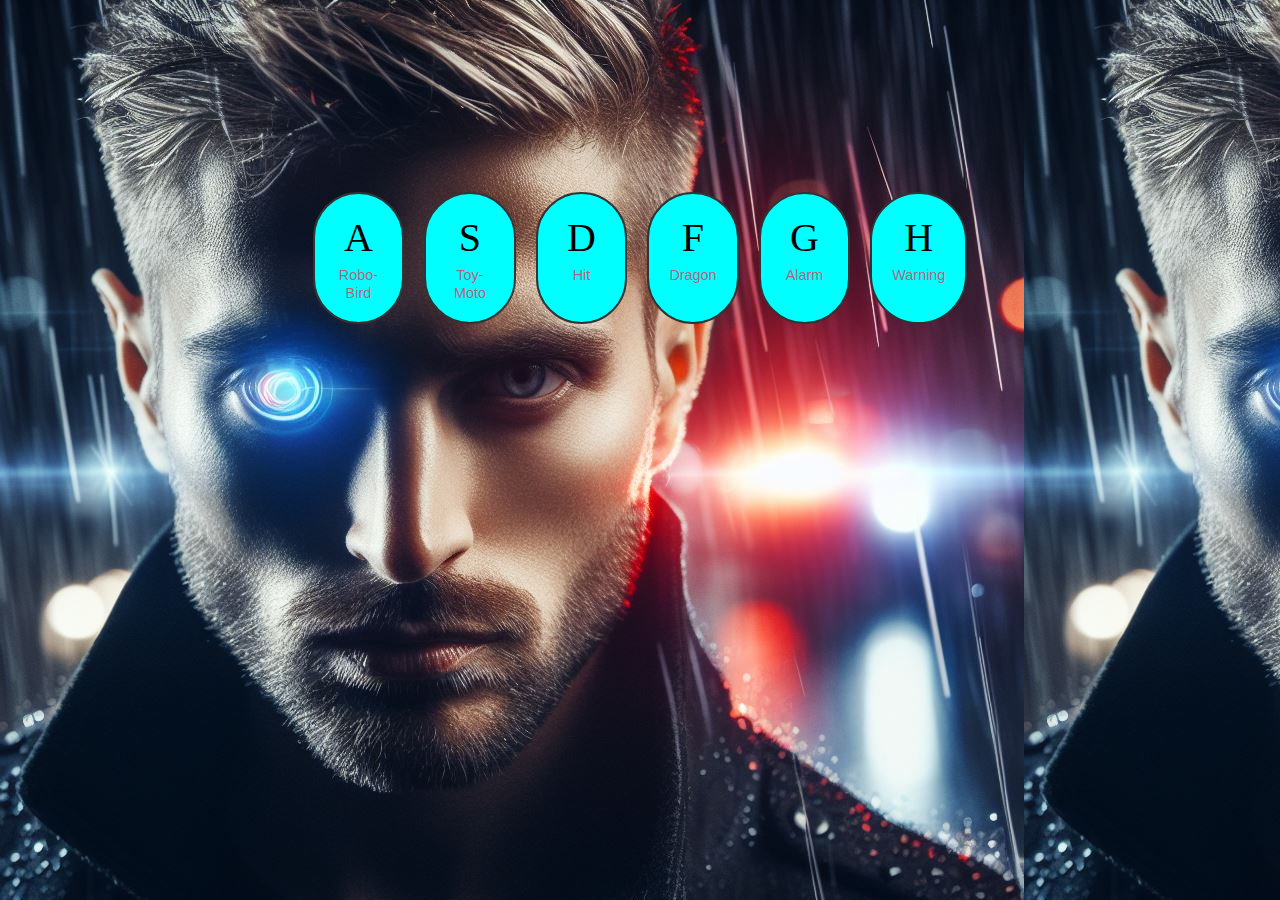
<file: Drum-Kit/index.html>
<!DOCTYPE html>
<html lang="en">
<head>
    <meta charset="UTF-8">
    <meta name="viewport" content="width=device-width, initial-scale=1.0">
    <title>Document</title>
    <link rel="stylesheet" href="style.css">
    <script src="response.js" async></script>
</head>
<body>
    <div class="drum-kit">
        <div data-key="65" class="key">
          <kbd>A</kbd>
          <span class="sound">Robo-Bird</span>
        </div>
        <div data-key="83" class="key">
          <kbd>S</kbd>
          <span class="sound">Toy-Moto</span>
        </div>
        <div data-key="68" class="key">
            <kbd>D</kbd>
            <span class="sound">Hit</span>
          </div>
          <div data-key="70" class="key">
            <kbd>F</kbd>
            <span class="sound">Dragon</span>
          </div>
          <div data-key="71" class="key">
            <kbd>G</kbd>
            <span class="sound">Alarm</span>
          </div>
          <div data-key="72" class="key">
            <kbd>H</kbd>
            <span class="sound">Warning</span>
          </div>
      </div>

      
      <audio data-key="65" src="sounds/3d-printer-85253.mp3"></audio>
      <audio data-key="83" src="sounds/3dprinter-86035.mp3"></audio>
      <audio data-key="68" src="sounds/8-bit-fireball-81148.mp3"></audio>
      <audio data-key="70" src="sounds/dragon-monstruo-criatura-gritando-rugido-14263.mp3"></audio>
      <audio data-key="71" src="sounds/error-in-the-file-system-149908.mp3"></audio>
      <audio data-key="72" src="sounds/the-lsd-kicks-in-99840.mp3"></audio>
</body>
</html>
</file>
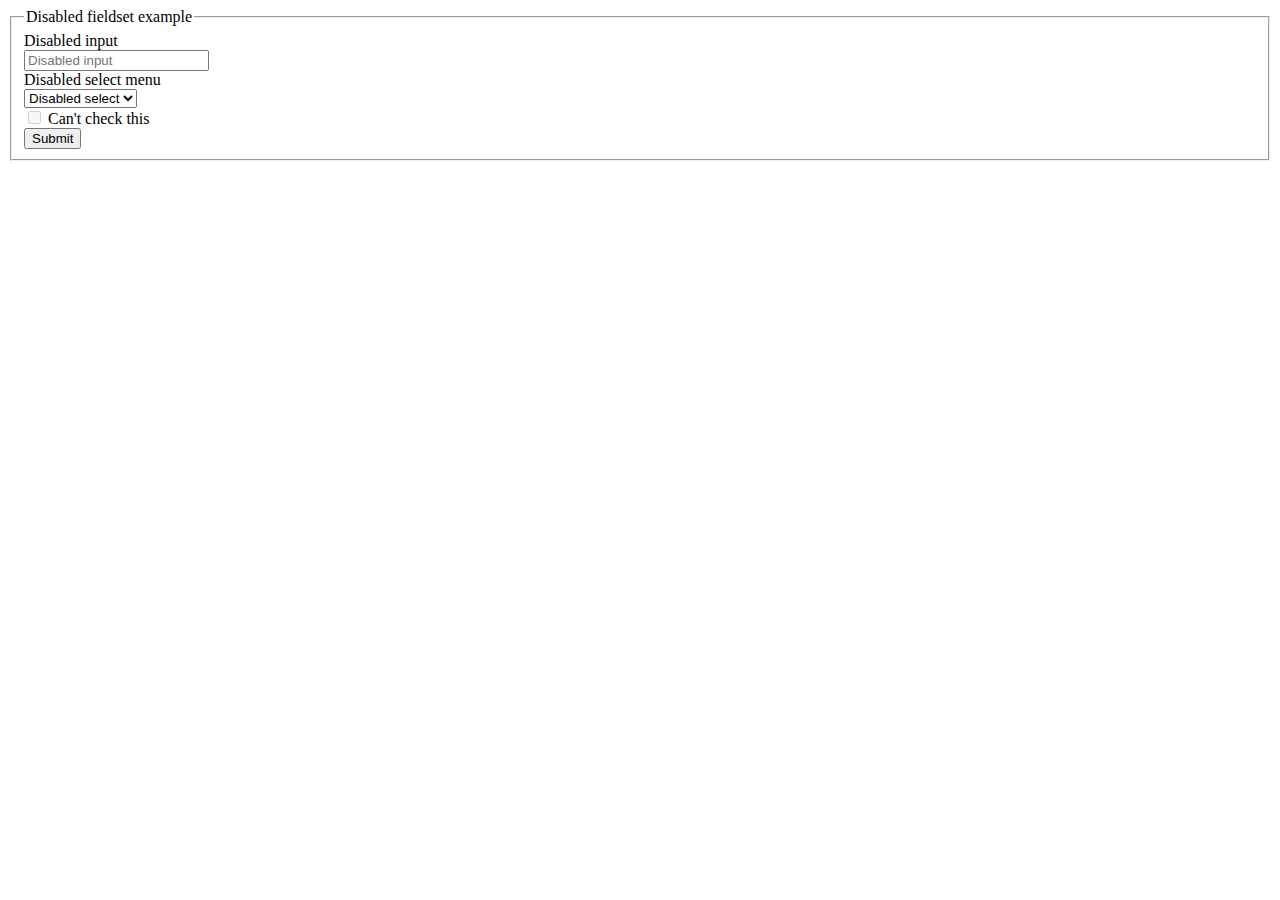
<file: MovingClock/deneme/index.html>
<!DOCTYPE html>
<html lang="en">

<head>
    <meta charset="UTF-8">
    <meta name="viewport" content="width=device-width, initial-scale=1.0">
    <link href="https://cdn.jsdelivr.net/npm/bootstrap@5.3.2/dist/css/bootstrap.min.css" rel="stylesheet"
        integrity="sha384-T3c6CoIi6uLrA9TneNEoa7RxnatzjcDSCmG1MXxSR1GAsXEV/Dwwykc2MPK8M2HN" crossorigin="anonymous">
    <title>Document</title>

    <style>
        .dropup{
            margin-top: 20%;
            background-color: aqua;
        }
        .btn-success{
            background-color: brown;
        }
    </style>
</head>

<body>

   
    <form>
        <fieldset >
          <legend>Disabled fieldset example</legend>
          <div class="row text-center">
            <div class="col-3"><label for="disabledTextInput " class="form-label" >Disabled input</label></div>
            <div class="col-6"><input type="text" id="disabledTextInput" class="form-control" placeholder="Disabled input" ></div>
          </div>
          <div class="mb-3">
            <div class="col-4"><label for="disabledSelect" class="form-label">Disabled select menu</label></div>
            <div class="col-7"><select id="disabledSelect" class="form-select">
                <option>Disabled select</option>
              </select></div>
          </div>
          <div class="mb-3">
            <div class="form-check">
              <input class="form-check-input" type="checkbox" id="disabledFieldsetCheck" disabled>
              <label class="form-check-label" for="disabledFieldsetCheck">
                Can't check this
              </label>
            </div>
          </div>
          <button type="submit" class="btn btn-primary">Submit</button>
        </fieldset>
      </form>

    <script src="https://cdn.jsdelivr.net/npm/bootstrap@5.3.2/dist/js/bootstrap.bundle.min.js"
        integrity="sha384-C6RzsynM9kWDrMNeT87bh95OGNyZPhcTNXj1NW7RuBCsyN/o0jlpcV8Qyq46cDfL"
        crossorigin="anonymous"></script>
</body>
</body>

</html>
</file>
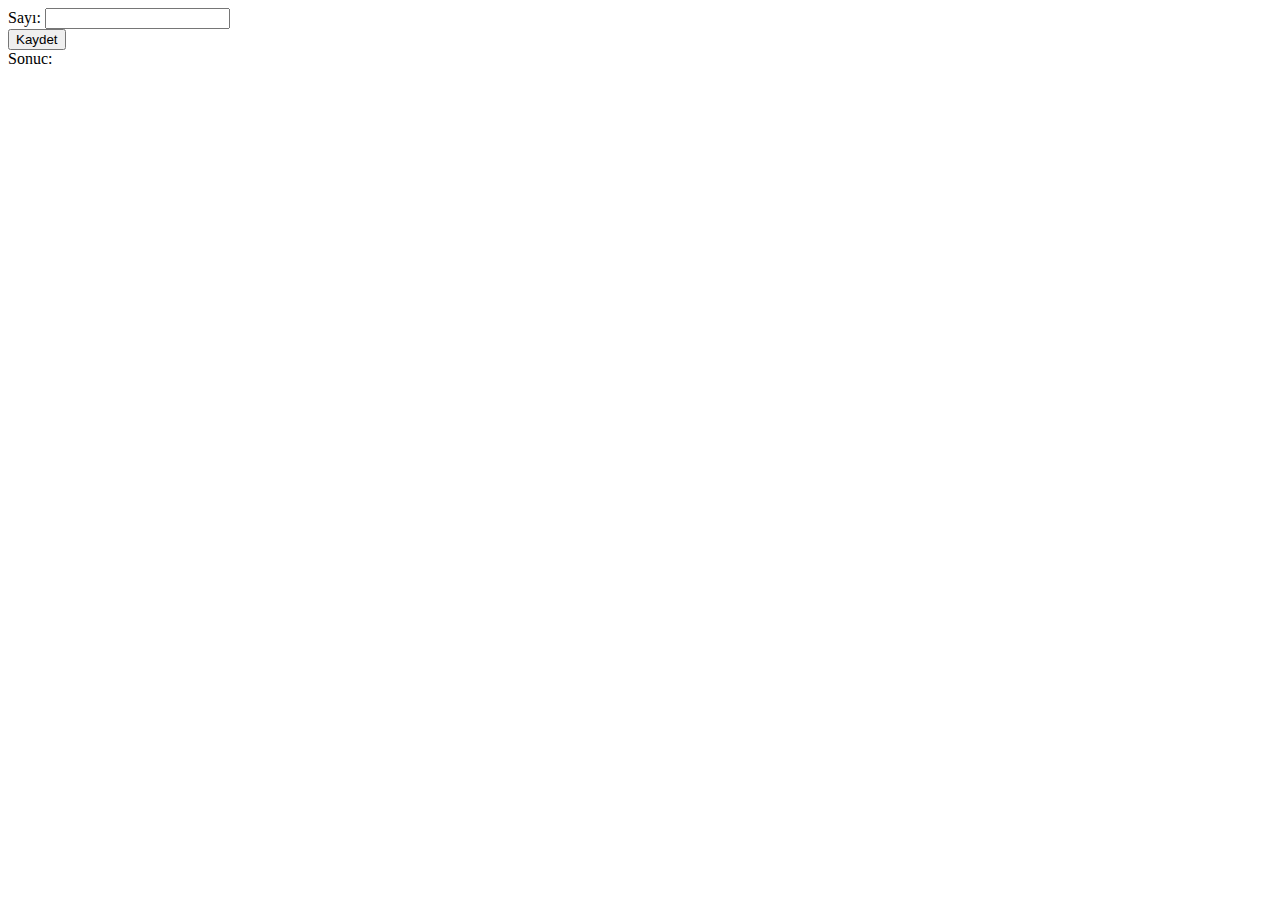
<file: Exception-Handling/exception.html>
<!DOCTYPE html>
<html lang="en">
<head>
    <meta charset="UTF-8">
    <meta name="viewport" content="width=device-width, initial-scale=1.0">
    <title>Document</title>
</head>
<body>
    Sayı: <input type="text"  id="number"><br>
    <input type="button" id="submit" value="Kaydet" onclick="check()"><br>
    Sonuc: <p id="isError"></p>
    <script>
        function check()
        {
            var x=document.getElementById("number").value;

        try{
            if(x=="") throw "Lütfen bir değer giriniz";
            else if(x<=0) throw "Lütfen geçerli bir sayı giriniz";

        }catch(error)
        {
            document.getElementById("isError").innerHTML="Hata "+error;
        }
        }
    </script>
</body>
</html>
</file>
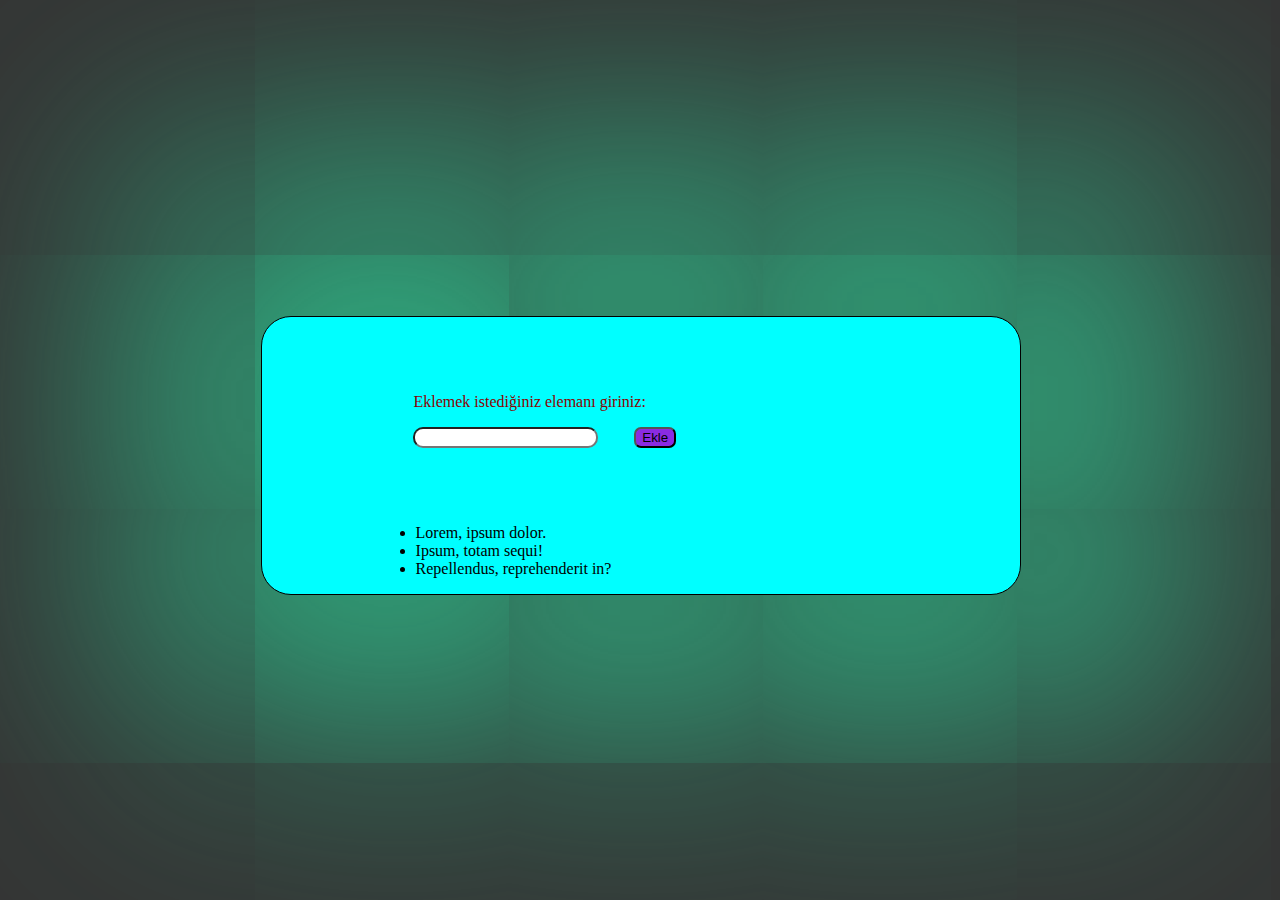
<file: JavaScript-DOM-Example/dom.html>
<!DOCTYPE html>
<html lang="en">
<head>
    <meta charset="UTF-8">
    <meta name="viewport" content="width=device-width, initial-scale=1.0">
    <title>Document</title>
    <script src="dom.js" async></script>
    <link rel="stylesheet" href="style.css">
</head>
<body>
    <div class="conteiner">
        <div class="add">
            <p class="text">Eklemek istediğiniz elemanı giriniz:</p>
            <input type="text" id="our-value">
            <input type="button" value="Ekle" id="submit">
        </div>
        <div class="list">
            <ul id="ul-list">
                <li>Lorem, ipsum dolor.</li>
                <li>Ipsum, totam sequi!</li>
                <li>Repellendus, reprehenderit in?</li>
            </ul>
        </div>
    </div>
</body>
</html>
</file>
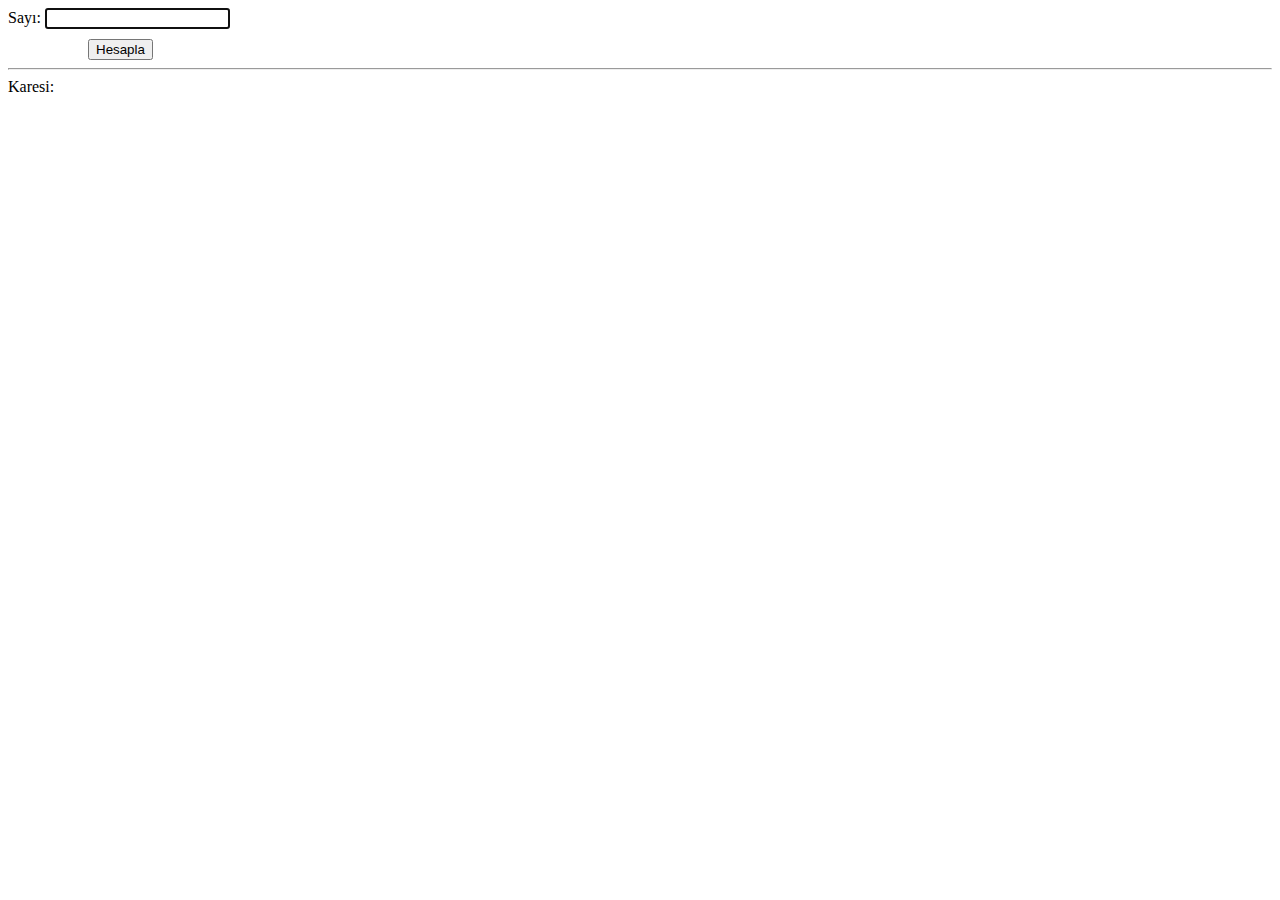
<file: JS-Fom-Actions/example.html>
<!DOCTYPE html>
<html lang="en">
<head>
    <meta charset="UTF-8">
    <meta name="viewport" content="width=device-width, initial-scale=1.0">
    <title>Document</title>
</head>
<body onload="look_at_this()">
    <form >
       Sayı: <input type="text" id="number_1"><br>
       <input type="button" name="" id="calculate" value="Hesapla" style="margin-top: 10px; margin-left: 80px;" onclick="sqrt()"><hr>
       Karesi: <span id="result"></span>

       <script>
        function look_at_this()
        {
            document.getElementById("number_1").focus();
        }
          function sqrt()
          {
            var x=document.getElementById("number_1").value;
            if(x=="")
            {
                alert("Lütfen sayı giriniz");
                document.getElementById("number_1").style.backgroundColor="red";
            }
            else
            {
                if(x<=0)
                {
                    alert("Lütfen geçerli bir sayı giriniz");
                    document.getElementById("number_1").style.color="blue";
                    document.getElementById("number_1").style.boxShadow="3px 3px 3px 3px";
                }
                else
                {
                    document.getElementById("result").innerHTML=x*x;
                }
            }
            
          }
       </script>
    </form>
</body>
</html>
</file>
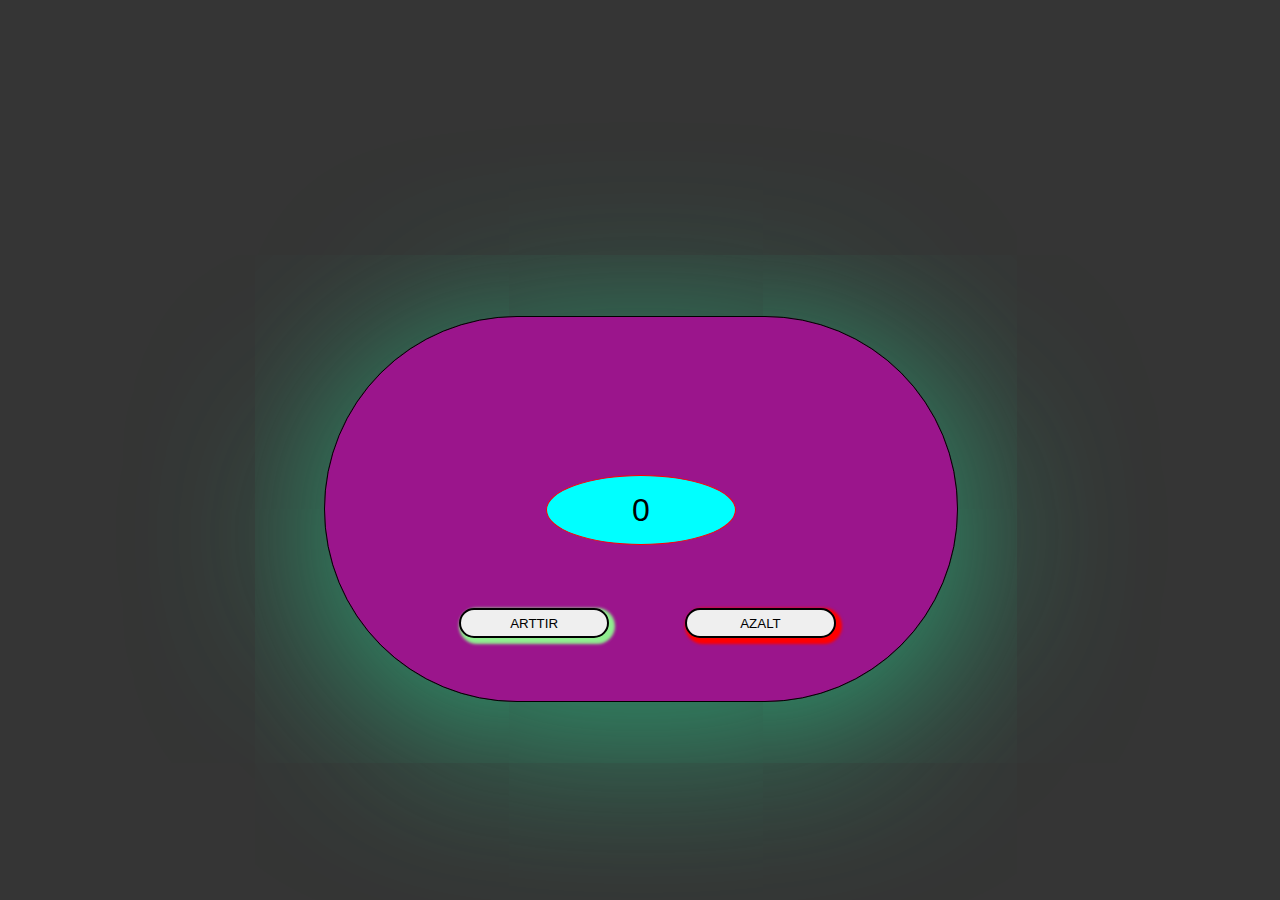
<file: LocalStorge-Example/example.html>
<!DOCTYPE html>
<html lang="tr">
<head>
    <meta charset="UTF-8">
    <meta name="viewport" content="width=device-width, initial-scale=1.0">
    <title>Document</title>
    <link rel="stylesheet" href="example.css">
</head>
<body>
    <div class="conteiner">
            <span id="our-value" style="box-sizing: border-box;"></span>
        <div class="buttons">
            <input type="button" class="button" id="increase" value="ARTTIR" style=" box-shadow: 3px 3px 3px 3px lightgreen;">
            <input type="button" class="button" id="decrease" value="AZALT" style="box-shadow: 3px 3px 3px 3px red ;">
        </div>

    </div>
    <script src="example.js"></script>
    
</body>
</html>
</file>
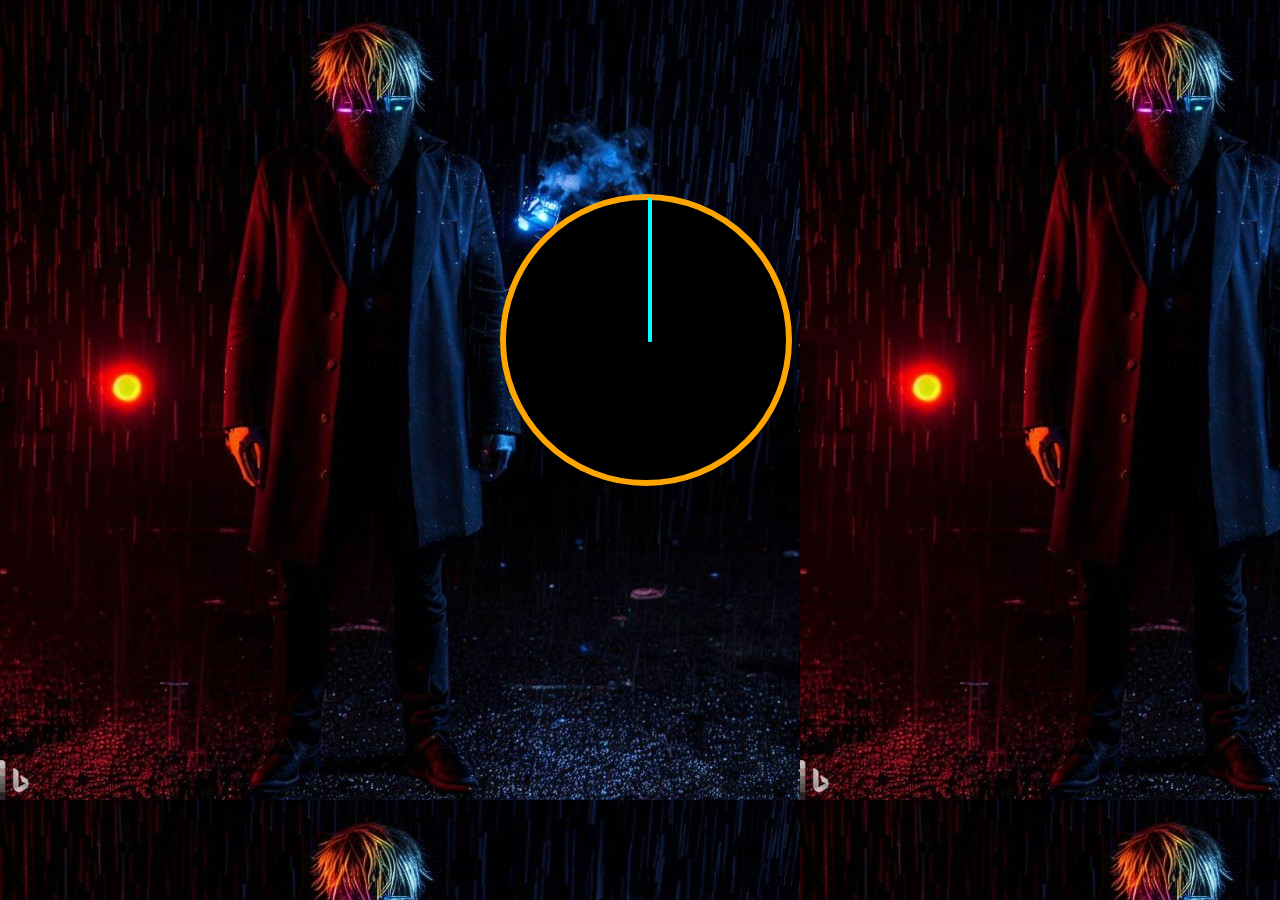
<file: MovingClock/clock.html>
<!DOCTYPE html>
<html lang="en">
<head>
    <meta charset="UTF-8">
    <meta name="viewport" content="width=device-width, initial-scale=1.0">
    <title>Document</title>
    <link rel="stylesheet" href="clock.css">
    <script src="clock.js" async></script>
</head>
<body>
    <div class="clock">
        <div class="clock-face">
            <div class="hand hour-hand"></div>
            <div class="hand min-hand"></div>
            <div class="hand second-hand"></div>
        </div>
    </div>
</body>
</html>
</file>
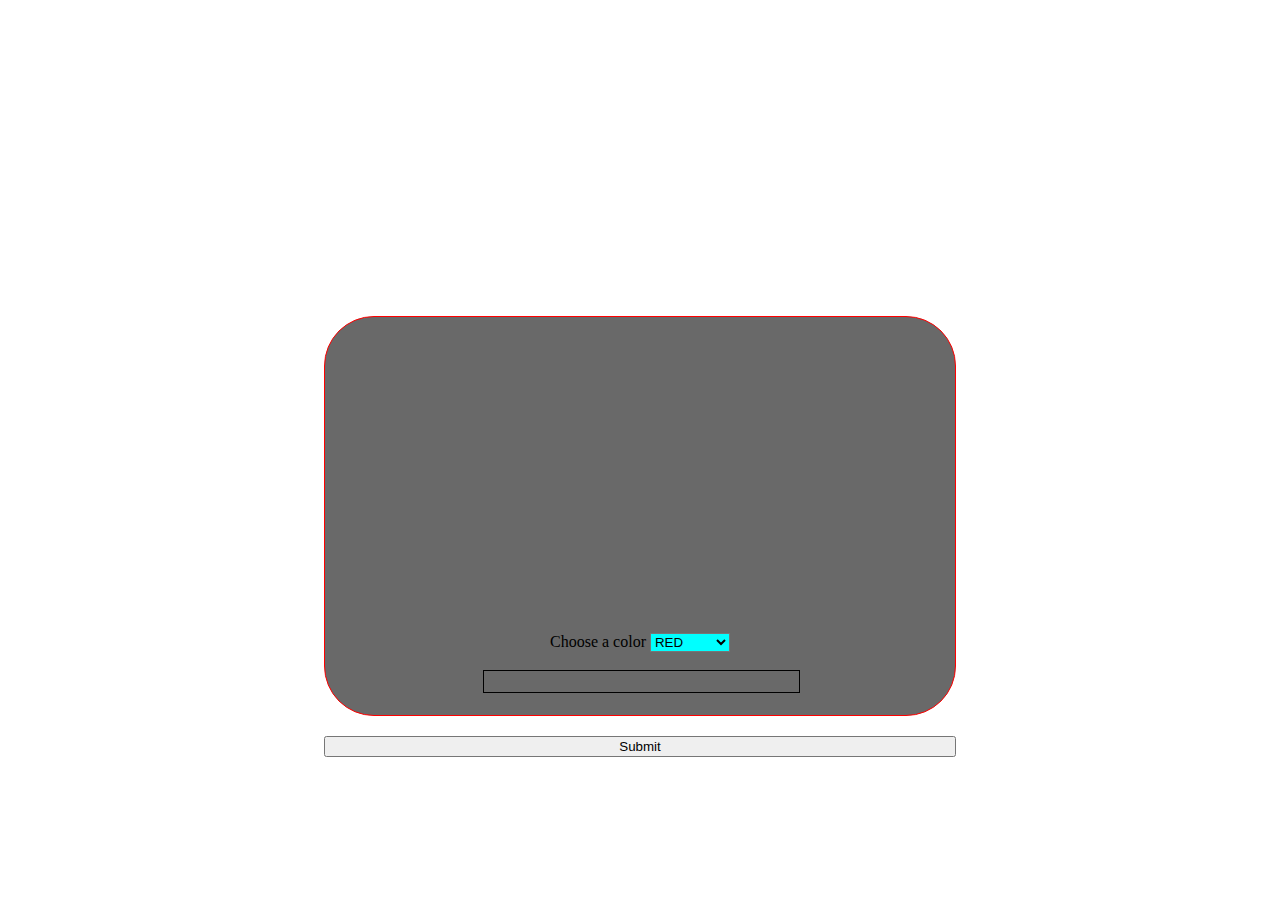
<file: Select-Color/select.html>
<!DOCTYPE html>
<html lang="tr">
<head>
    <meta charset="UTF-8">
    <meta name="viewport" content="width=device-width, initial-scale=1.0">
    <script src="select.js" async></script>
    <link rel="stylesheet" href="style.css">
    <title>Document</title>
</head>
<body>
    <form action="#" id="selectColor">
        <label for="colors" id="text">Choose a color</label>
          <select name="colors" id="select">
            <option value="red">RED</option>
            <option value="blue">BLUE</option>
            <option value="purple">PURPLE</option>
            <option value="orange">ORANGE</option>
            <option value="pink">PINK</option>
          </select>
          <br><br> 
          <div class="example"></div>
      </form>  
      <input type="submit" value="Submit" id="save">
</body>
</html>
</file>
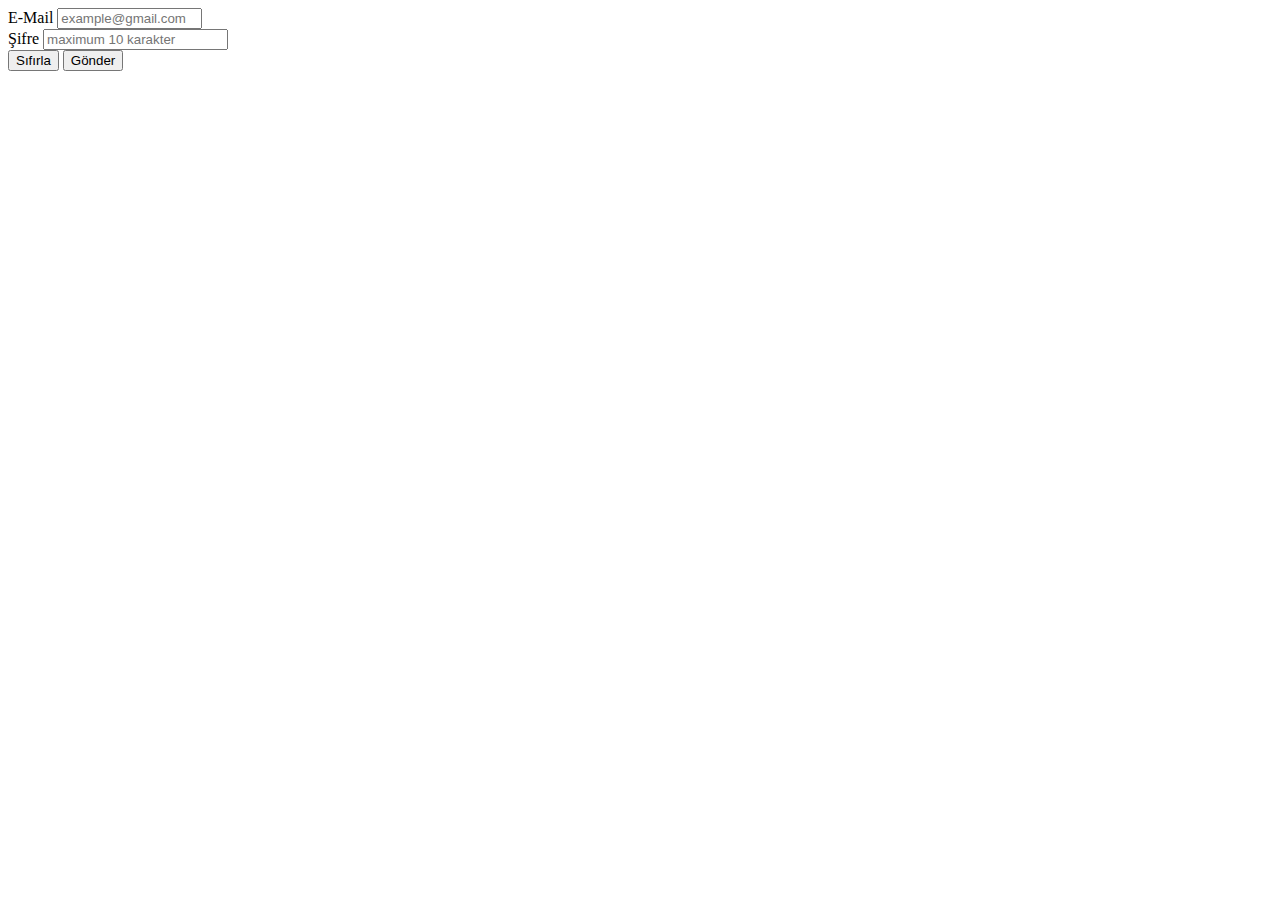
<file: UserSignUp/signUp.html>
<!DOCTYPE html>
<html lang="en">
<head>
    <meta charset="UTF-8">
    <meta name="viewport" content="width=device-width, initial-scale=1.0">
    <script src="signUp.js" async></script>
    <link href="https://cdn.jsdelivr.net/npm/bootstrap@5.3.2/dist/css/bootstrap.min.css" rel="stylesheet" integrity="sha384-T3c6CoIi6uLrA9TneNEoa7RxnatzjcDSCmG1MXxSR1GAsXEV/Dwwykc2MPK8M2HN" crossorigin="anonymous">
    <title>Document</title>
</head>
<body>
    <div id="alert" class="mt-5 col-sm-8 offset-sm-2"></div>
    <div class="conteiner mt-5">
        <div class="row">
            <div class="col-sm-8 offset-sm-2">
                <form  id="userForm">
                    <div class="mb-3">
                        <label for="userName" class="form-label">E-Mail</label>
                        <input type="email" class="form-control" id="email" placeholder="example@gmail.com" size="15">
                      </div>
                      <div class="mb-3">
                        <label for="password" class="form-label">Şifre</label>
                        <input type="password" class="form-control" name="password" id="password" maxlength="10" placeholder="maximum 10 karakter">
                      </div>
                      <button type="reset" class="btn btn-danger">Sıfırla</button>
                      <button type="submit" class="btn btn-success">Gönder</button>
                </form>
            </div>
        </div>
    </div>
 
    <div class="conteiner mt-5">
         <div class="col-sm-8 offset-sm-2">
             <div class="list-group">
                <ul class="list-group" id="userList">
                   
                </ul>
            </div>
         </div>
    </div>
    <script src="https://cdn.jsdelivr.net/npm/bootstrap@5.3.2/dist/js/bootstrap.bundle.min.js" integrity="sha384-C6RzsynM9kWDrMNeT87bh95OGNyZPhcTNXj1NW7RuBCsyN/o0jlpcV8Qyq46cDfL" crossorigin="anonymous"></script>
</body>
</html>
</file>
<file: Drum-Kit/style.css>
body {
    /*Elementleri flexbox yaparak nizami conteiner görünümü ayarlar*/
    display: flex;
    align-items: center;
    justify-content: center;
    
    min-height: 100vh;
    margin: 0;
    font-family: 'Arial', sans-serif;
    background-color: #f0f0f0;
    background-image: url(images/Emir3.jpeg) ;
    
   
  }
  
  .drum-kit {
    /* ana conteinerın konumunu ayarlama*/
    margin-top: -30%;
    display: flex;
    
  }
  
  .key {
    flex: 1;/* Tüm conteinerlar eşit boyutta olsun*/
    background-color: aqua;
    border: 2px solid #333;
    border-radius: 10em;
    margin: 10px;
    padding: 20px;
    text-align: center;
    transition: all 0.7s;/*Animasyonun oluşma süresi*/
    cursor: pointer; 
  }
  
  kbd {
    display: block;
    font-size: 2.5rem;
    margin-bottom: 5px;
    font-family: cursive;
  }
  
  .sound {
    font-size: 0.8rem;
    color: #f32a4fc0;
    font-size: 90%;
  }
  .playing{
    transform: rotate(20deg) scale(1.4) ;/*Tuşa basılınca animasyon ekleme*/
  
    border-color: #ffc600;
    box-shadow: 0 0 10px  #ffc600;
  }
</file>
<file: JavaScript-DOM-Example/style.css>
body
{
    background-color: rgb(53, 53, 53);
}
.conteiner
{
    margin-left: 20%;
    margin-right: 20%;
    margin-top: 25%;
    width: 60%;
    border: 1px solid black;
    background-color: aqua;
    border-radius: 30px;
    box-shadow: 20px -12px 400px 152px rgba(45,208,151,0.75);
    -webkit-box-shadow: 20px -12px 400px 152px rgba(45,208,151,0.75);
    -moz-box-shadow: 20px -12px 400px 152px rgba(45,208,151,0.75);
}
.add
{
    margin-left: 20%;
    margin-right: 20%;
    margin-top: 10%
}
.list
{
    margin-left: 15%;
    margin-right: 20%;
    margin-top: 10%
}
#submit
{
   
    margin-left: 7%;
    border-radius: 7px;
    background-color: blueviolet;

}
#our-value
{
    border-radius: 10px;
}
.text
{
    color: darkred;
}
</file>
<file: LocalStorge-Example/example.css>
body
{
    background-color: rgb(53, 53, 53);
}

.conteiner
{
    border: 1px solid black;
    margin-left: 25%;
    margin-right: 25%;
    margin-top: 25%;
    width: 50%;
    background-color:rgba(172, 16, 154, 0.864);
    border-radius: 1000px;
    box-shadow: 1px 25px 183px 0px rgba(42,213,146,0.76);
    -webkit-box-shadow: 1px 25px 183px 0px rgba(42,213,146,0.76);
    -moz-box-shadow: 1px 25px 183px 0px rgba(42,213,146,0.76);
    
}
#our-value
{
    
    
    display: flex;
    align-items: center;
    justify-content: center;
    border: 1px solid red;
    margin-top: 25%;
    margin-left: 35%;
    margin-right: 35%;
    margin-bottom: 10%;
    height: 70px;
    background-color: aqua;
    border-radius: 70%;
    size: 70px;
    font-size:xx-large;
    font-family:'Franklin Gothic Medium', 'Arial Narrow', Arial, sans-serif;
    

}
.buttons
{
    display: flex;
    align-items: center;
    justify-content:center;
    margin-top: 10%;
    margin-bottom: 10%;

    
   
}
.button{
    display: flex;
    flex: 0.3;
    min-width: 0;
    align-items: center;
    justify-content: center;
    margin-left: 7%;
    margin-right: 5%;
    height: 30%;
    border-radius: 30px;
    border: 2px solid black;
    height: 30px;
    
    
}

.button:hover
{
    text-decoration: underline;
    color:blue;
    font-size:medium;
}
</file>
<file: MovingClock/clock.css>
body
{
    display: flex;
    align-items: center;
    justify-content: center;
    
    background-image: url(images/Emir.jpeg);
    
}
.clock
{
    margin-top: 10% ;
   
    width: 400px;
    height: 400px;
}
.clock-face
{
 
    background-color: black;
    border: 6px solid orange;
    position: relative;
    border-radius: 50%;
    width: 70%;
    height: 70%;
    margin: 15% 10% 10% 15%;
    
    
}
.hand
{
   
    border: 2px solid aqua;
    position: absolute;
    top: 50%;
    width: 50%;
    transform-origin: 100%;
    transform: rotate(90deg);
    transition: all 0.05s;
    transition-timing-function: cubic-bezier(0, 2.42, 0.58, 1);
    border-radius: 300px;

}
</file>
<file: Select-Color/style.css>
form{
    
    border: 1px solid red;
   text-align: center;margin-left: 25%;
   margin-right: 25%;
   margin-top: 25%;
    height: 400px;
    padding-top: 25%;
    box-sizing: border-box;
    background-color: dimgrey;
    border-radius: 50px;
}
input
{

    text-align: center;
    margin-top: 20px;
    margin-left: 25%;
    margin-right: 25%;
    width: 50%;
}
#select
{
    background-color: aqua;
}
.example
{
    border: 1px solid black;
    width: 50%;
    height: 25%;
    margin-left: 25%;
    
}
</file>
